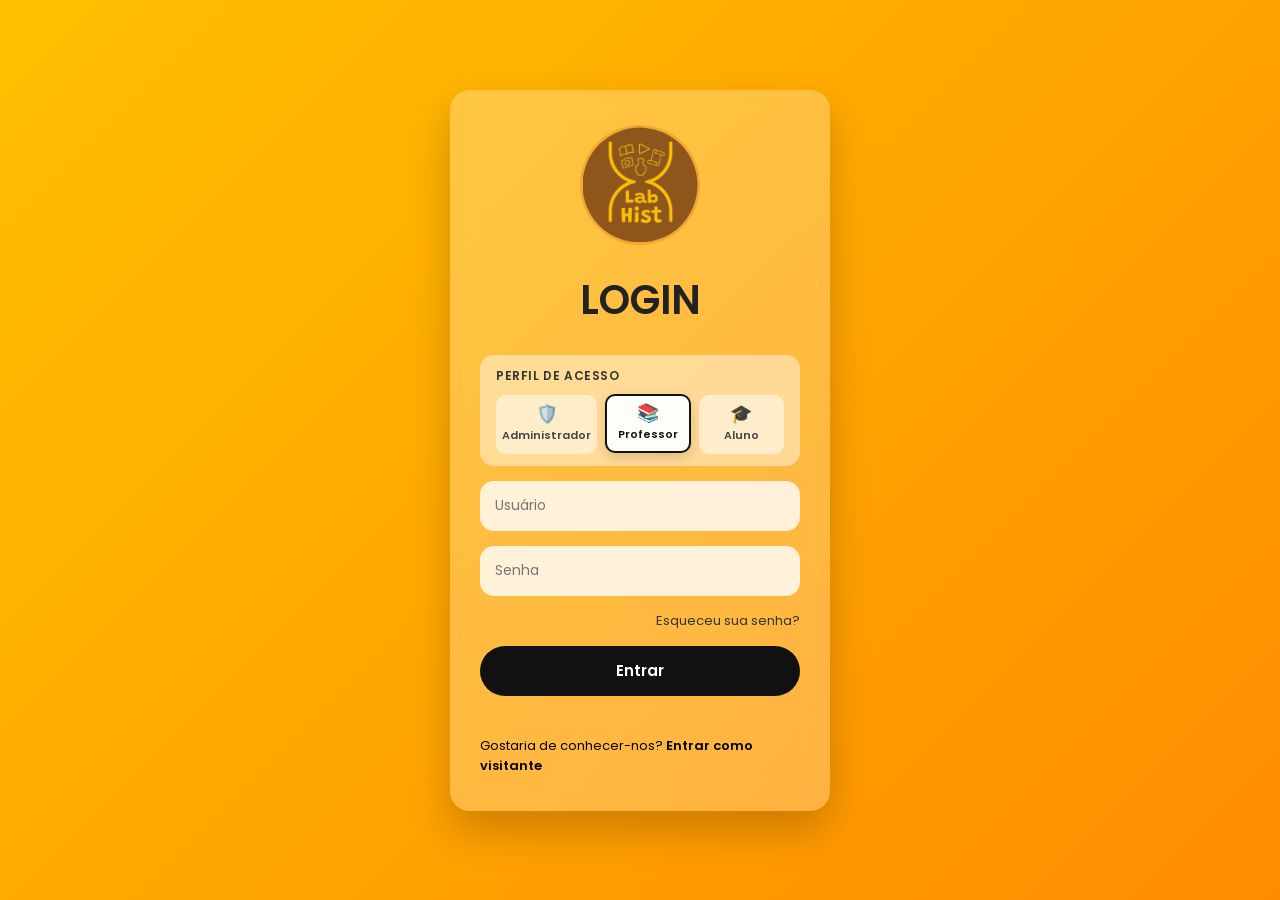
<file: Login/login.html>
<!DOCTYPE html>
<html lang="pt-br">
<head>
    <meta charset="UTF-8">
    <meta name="viewport" content="width=device-width, initial-scale=1.0">
    <title>LabHist</title>
    <link href="https://fonts.googleapis.com/css2?family=Poppins:wght@300;400;600&display=swap" rel="stylesheet">

    <link rel="stylesheet" href="login.css">
</head>
<body>
  <div class="container">
    <div class="card">
      <img src="../assets/logo.png" alt="LabHist" class="logo">
      <h1 class="login">LOGIN</h1>

      <!-- Seleção de perfil -->
      <div class="role-group">
        <p>Perfil de acesso</p>
        <div class="role-options">
          <div class="role-option">
            <input type="radio" name="perfil" id="administrador" value="administrador">
            <label for="administrador">
              <span class="icon">🛡️</span>
              Administrador
            </label>
          </div>
          <div class="role-option">
            <input type="radio" name="perfil" id="professor" value="professor" checked>
            <label for="professor">
              <span class="icon">📚</span>
              Professor
            </label>
          </div>
          <div class="role-option">
            <input type="radio" name="perfil" id="aluno" value="aluno">
            <label for="aluno">
              <span class="icon">🎓</span>
              Aluno
            </label>
          </div>
        </div>
      </div>

      <input type="text" placeholder="Usuário" id="usuario" required>
      <input type="password" placeholder="Senha" id="senha" required>

      <a href="#" class="forgot">Esqueceu sua senha?</a>

      <button class="confirm" id="botao">Entrar</button>
      <p id="para"></p>
      <p class="visitante"> Gostaria de conhecer-nos? <a href="#">Entrar como visitante</a></p>
    </div>
  </div>

  <script src="LoginValidation.js"></script>
</body>
</html>
</file>
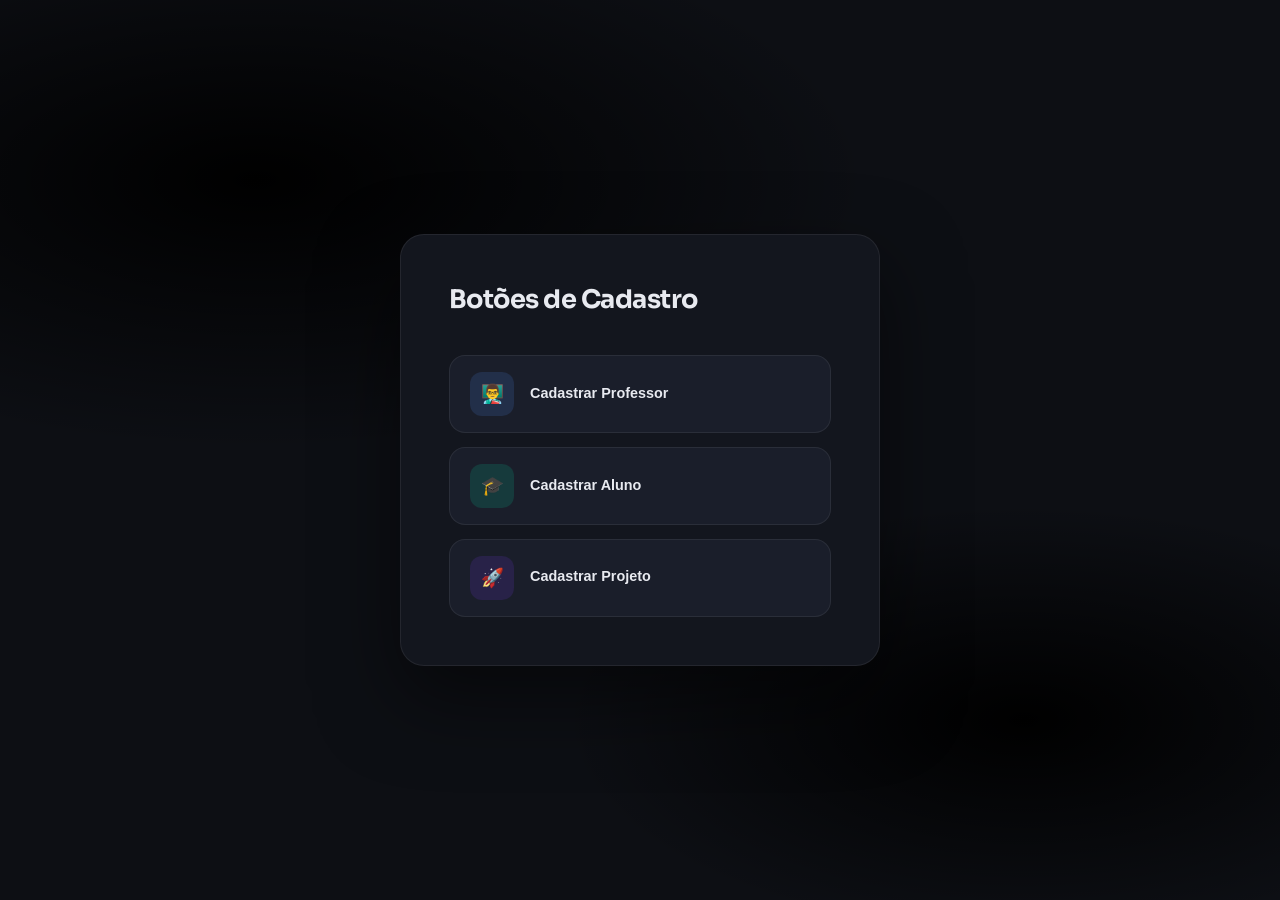
<file: menuCadastro/menu.html>
<!DOCTYPE html>
<html lang="pt-br">
<head>
    <meta charset="UTF-8">
    <meta name="viewport" content="width=device-width, initial-scale=1.0">
    <title>Sistema de Cadastro</title>
    <link href="https://fonts.googleapis.com/css2?family=Sora:wght@300;400;500;600;700&family=JetBrains+Mono:wght@400;500&display=swap" rel="stylesheet">

    <link rel="stylesheet" href="menu.css">
</head>
<body>

<div class="panel">
    <div class="panel-header">
        <h1 class="panel-title">Botões de Cadastro</h1>
    </div>

    <div class="btn-group">

        <!-- Botão Professor -->
        <button class="btn-card professor" onclick="openModal('modalProfessor')">
            <div class="btn-icon">👨‍🏫</div>
            <div class="btn-text">
                <strong>Cadastrar Professor</strong>
            </div>
        </button>

        <!-- Botão Aluno -->
        <button class="btn-card aluno" onclick="openModal('modalAluno')">
            <div class="btn-icon">🎓</div>
            <div class="btn-text">
                <strong>Cadastrar Aluno</strong>
            </div>
        </button>

        <!-- Botão Projeto -->
        <button class="btn-card projeto" onclick="openModal('modalProjeto')">
            <div class="btn-icon">🚀</div>
            <div class="btn-text">
                <strong>Cadastrar Projeto</strong>
            </div>
        </button>

    </div>
</div>


<!-- ===== MODAL PROFESSOR ===== -->
<div class="modal-overlay" id="modalProfessor" onclick="closeOnBackdrop(event, 'modalProfessor')">
    <div class="modal-box">
        <div class="modal-accent-bar blue"></div>
        <div class="modal-head">
            <div class="modal-head-left">
                <div class="modal-head-icon" style="background:rgba(79,142,247,0.15); color:#4f8ef7; cursor: pointer;">👨‍🏫</div>
                <div class="modal-head-info">
                    <div class="modal-head-label" style="color: yellow;">cadastro de</div>
                    <div class="modal-head-title">Novo Professor</div>
                </div>
            </div>
            <button class="modal-close" onclick="closeModal('modalProfessor')">✕</button>
        </div>
        <div class="modal-divider"></div>
        <div class="modal-body-custom">
            <div class="form-section">
                <label class="form-label">Nome Completo</label>
                <input class="form-input" type="text" placeholder="Digite o nome">
            </div>
            <div class="form-section">
                <label class="form-label">Matrícula</label>
                <input class="form-input" type="text" placeholder="Digite a matricula">
            </div>
            <div class="form-section">
                <label class="form-label">E-mail institucional</label>
                <input class="form-input" type="email" placeholder="professor@academico.ifs.edu.br">
            </div>
            <div class="form-section">
                <label class="form-label">Telefone</label>
                <input class="form-input" type="text" placeholder="(79) 99999-0000">
            </div>
        </div>
        <div class="modal-foot">
            <button class="btn-ghost" onclick="clearModal('modalProfessor')">Limpar</button>
            <button class="btn-submit blue">Cadastrar Professor</button>
        </div>
    </div>
</div>


<!-- ===== MODAL ALUNO ===== -->
<div class="modal-overlay" id="modalAluno" onclick="closeOnBackdrop(event, 'modalAluno')">
    <div class="modal-box">
        <div class="modal-accent-bar green"></div>
        <div class="modal-head">
            <div class="modal-head-left">
                <div class="modal-head-icon" style="background:rgba(6,214,160,0.15); color:#06d6a0; cursor: pointer;">🎓</div>
                <div class="modal-head-info">
                    <div class="modal-head-label" style="color: yellow;">cadastro de</div>
                    <div class="modal-head-title">Novo Aluno</div>
                </div>
            </div>
            <button class="modal-close" onclick="closeModal('modalAluno')">✕</button>
        </div>
        <div class="modal-divider"></div>
        <div class="modal-body-custom">
            <div class="form-section">
                <label class="form-label">Nome Completo</label>
                <input class="form-input green" type="text" placeholder="Digite o nome completo">
            </div>
            <div class="form-section">
                <label class="form-label">Matrícula</label>
                <input class="form-input green" type="text" placeholder="Digite a matricula">
            </div>
            <div class="form-section">
                <label class="form-label">Curso</label>
                <div class="radio-group">
                    <label class="radio-option green"><input type="radio" name="curso"> <span class="radio-dot"></span> Integrado em Programação de Jogos Digitais</label>
                    <label class="radio-option green"><input type="radio" name="curso"> <span class="radio-dot"></span> Integrado em Energias Renováveis</label>
                    <label class="radio-option green"><input type="radio" name="curso"> <span class="radio-dot"></span> Integrado em Edificações</label>
                    <label class="radio-option green"><input type="radio" name="curso"> <span class="radio-dot"></span> Integrado em Eletrotécnica</label>
                </div>
            </div>
            <div class="form-section">
                <label class="form-label">Turma</label>
                <div class="radio-row">
                    <label class="radio-option green"><input type="radio" name="turma"> <span class="radio-dot"></span> 1° Ano</label>
                    <label class="radio-option green"><input type="radio" name="turma"> <span class="radio-dot"></span> 2° Ano</label>
                    <label class="radio-option green"><input type="radio" name="turma"> <span class="radio-dot"></span> 3° Ano</label>
                </div>
            </div>
            <div class="form-section">
                <label class="form-label">E-mail</label>
                <input class="form-input green" type="email" placeholder="aluno@academico.ifs.edu.br">
            </div>
            <div class="form-section">
                <label class="form-label">Telefone</label>
                <input class="form-input green" type="text" placeholder="(79) 99999-0000">
            </div>
        </div>
        <div class="modal-foot">
            <button class="btn-ghost" onclick="clearModal('modalAluno')">Limpar</button>
            <button class="btn-submit green">Cadastrar Aluno</button>
        </div>
    </div>
</div>


<!-- ===== MODAL PROJETO ===== -->
<div class="modal-overlay" id="modalProjeto" onclick="closeOnBackdrop(event, 'modalProjeto')">
    <div class="modal-box">
        <div class="modal-accent-bar purple"></div>
        <div class="modal-head">
            <div class="modal-head-left">
                <div class="modal-head-icon" style="background:rgba(124,58,237,0.15); color:#a78bfa; cursor: pointer;">🚀</div>
                <div class="modal-head-info">
                    <div class="modal-head-label" style="color:yellow;">cadastro de</div>
                    <div class="modal-head-title;">Novo Projeto</div>
                </div>
            </div>
            <button class="modal-close" onclick="closeModal('modalProjeto')">✕</button>
        </div>
        <div class="modal-divider"></div>
        <div class="modal-body-custom">
            <div class="form-section">
                <label class="form-label">Nome do Projeto</label>
                <input class="form-input purple" type="text" placeholder="Digite o nome do Projeto">
            </div>
            <div class="form-section">
                <label class="form-label">Descrição</label>
                <textarea class="form-input purple" rows="3" placeholder="Descreva brevemente o projeto..." style="resize:vertical; line-height:1.6;"></textarea>
            </div>
            <div class="form-section">
                <label class="form-label">Objetivo Principal</label>
                <textarea class="form-input purple" rows="2" placeholder="Qual é o objetivo central do projeto?" style="resize:vertical; line-height:1.6;"></textarea>
            </div>
        </div>
        <div class="modal-foot">
            <button class="btn-ghost" onclick="clearModal('modalProjeto')">Limpar</button>
            <button class="btn-submit purple">Cadastrar Projeto</button>
        </div>
    </div>
</div>



</body>
<script src="cadastro.js"></script>
</html>
</file>
<file: Login/login.css>
* {
            margin: 0;
            padding: 0;
            box-sizing: border-box;
            font-family: 'Poppins', sans-serif;
        }

        body {
            min-height: 100vh;
            background: linear-gradient(135deg, #FFC000, #FF8C00);
            display: flex;
            justify-content: center;
            align-items: center;
        }

        .container {
            width: 100%;
            display: flex;
            justify-content: center;
            padding: 20px;
        }

        .card {
            width: 100%;
            max-width: 380px;
            padding: 35px 30px;
            background: rgba(255, 255, 255, 0.25);
            backdrop-filter: blur(12px);
            border-radius: 20px;
            box-shadow: 0 20px 40px rgba(0,0,0,0.2);
            display: flex;
            flex-direction: column;
            align-items: center;
            gap: 15px;
        }

        .logo {
            width: 120px;
            padding: 2.5px;
            background: rgba(206, 104, 9, 0.288);
            border-radius: 50%;
            margin-bottom: 10px;
        }

        .login {
            font-size: 2.5rem;
            font-weight: 600;
            color: #222;
            margin-bottom: 10px;
        }

        input[type="text"],
        input[type="password"] {
            width: 100%;
            height: 50px;
            border-radius: 14px;
            border: none;
            padding: 0 15px;
            background: rgba(255,255,255,0.8);
            font-size: 14px;
        }

        input[type="text"]:focus,
        input[type="password"]:focus {
            outline: none;
            box-shadow: 0 0 0 2px #00000030;
        }

        /* Radio group */
        .role-group {
            width: 100%;
            background: rgba(255, 255, 255, 0.45);
            border-radius: 14px;
            padding: 12px 16px;
            display: flex;
            flex-direction: column;
            gap: 8px;
        }

        .role-group p {
            font-size: 12px;
            font-weight: 600;
            color: #333;
            text-transform: uppercase;
            letter-spacing: 0.05em;
            margin-bottom: 2px;
        }

        .role-options {
            display: flex;
            justify-content: space-between;
            gap: 8px;
        }

        .role-option {
            flex: 1;
            position: relative;
        }

        .role-option input[type="radio"] {
            position: absolute;
            opacity: 0;
            width: 0;
            height: 0;
        }

        .role-option label {
            display: flex;
            flex-direction: column;
            align-items: center;
            justify-content: center;
            gap: 4px;
            padding: 8px 4px;
            border-radius: 10px;
            background: rgba(255, 255, 255, 0.5);
            border: 2px solid transparent;
            cursor: pointer;
            transition: all 0.2s ease;
            font-size: 11px;
            font-weight: 600;
            color: #444;
            text-align: center;
        }

        .role-option label .icon {
            font-size: 18px;
            line-height: 1;
        }

        .role-option input[type="radio"]:checked + label {
            background: rgba(255, 255, 255, 0.95);
            border-color: #111;
            color: #111;
            box-shadow: 0 4px 12px rgba(0,0,0,0.15);
            transform: translateY(-1px);
        }

        .role-option label:hover {
            background: rgba(255,255,255,0.75);
            transform: translateY(-1px);
        }

        .forgot {
            font-size: 13px;
            color: #333;
            text-decoration: none;
            align-self: flex-end;
        }

        .forgot:hover {
            text-decoration: underline;
        }

        .confirm {
            width: 100%;
            height: 50px;
            border-radius: 30px;
            border: none;
            background: #111;
            color: #fff;
            font-size: 15px;
            font-weight: 600;
            cursor: pointer;
            transition: 0.3s;
        }

        .confirm:hover {
            transform: translateY(-2px);
            box-shadow: 0 10px 20px rgba(0,0,0,0.25);
        }

        .visitante {
            font-size: 13px;
            margin-top: 10px;
        }

        .visitante a {
            color: #000;
            font-weight: 600;
            text-decoration: none;
        }

        .visitante a:hover {
            text-decoration: underline;
        }

        #para {
            font-size: 13px;
            color: #333;
        }
</file>
<file: menuCadastro/menu.css>
*, *::before, *::after {
            box-sizing: border-box;
            margin: 0;
            padding: 0;
        }

        :root {
            --bg: #0d0f14;
            --surface: #13161e;
            --surface2: #1a1e2a;
            --border: rgba(255,255,255,0.07);
            --border-hover: rgba(255,255,255,0.15);
            --text: #e8eaf0;
            --text-muted: #7a7f94;
            --accent: #4f8ef7;
            --accent2: #7c3aed;
            --accent3: #06d6a0;
            --danger: #ef4444;
            --glow: rgba(79,142,247,0.25);
            --radius: 16px;
            --radius-sm: 10px;
        }

        body {
            font-family: 'Sora', sans-serif;
            background: var(--bg);
            color: var(--text);
            min-height: 100vh;
            display: flex;
            align-items: center;
            justify-content: center;
            padding: 2rem;
            background-image:
                radial-gradient(ellipse 80% 50% at 20% 20%, black 0%, transparent 60%),
                radial-gradient(ellipse 60% 40% at 80% 80%, black 0%, transparent 60%);
        }

        .panel {
            background: var(--surface);
            border: 1px solid var(--border);
            border-radius: 24px;
            padding: 3rem;
            width: 100%;
            max-width: 480px;
            box-shadow: 0 32px 80px rgba(0,0,0,0.5);
        }

        .panel-header {
            margin-bottom: 2.5rem;
        }

        .panel-label {
            font-family: 'JetBrains Mono', monospace;
            font-size: 0.7rem;
            font-weight: 500;
            letter-spacing: 0.15em;
            text-transform: uppercase;
            color: var(--accent);
            margin-bottom: 0.5rem;
        }

        .panel-title {
            font-size: 1.6rem;
            font-weight: 700;
            color: var(--text);
            letter-spacing: -0.02em;
        }

        .panel-subtitle {
            font-size: 0.85rem;
            color: var(--text-muted);
            margin-top: 0.4rem;
            line-height: 1.5;
        }

        .btn-group {
            display: flex;
            flex-direction: column;
            gap: 0.85rem;
        }

        /* BOTÕES PRINCIPAIS */
        .btn-card {
            display: flex;
            align-items: center;
            gap: 1rem;
            padding: 1rem 1.25rem;
            border-radius: var(--radius);
            border: 1px solid var(--border);
            background: var(--surface2);
            cursor: pointer;
            transition: all 0.25s cubic-bezier(0.4, 0, 0.2, 1);
            text-align: left;
            width: 100%;
            position: relative;
            overflow: hidden;
        }

        .btn-card::before {
            content: '';
            position: absolute;
            inset: 0;
            background: linear-gradient(135deg, rgba(255,255,255,0.04) 0%, transparent 60%);
            opacity: 0;
            transition: opacity 0.25s ease;
        }

        .btn-card:hover {
            border-color: var(--border-hover);
            transform: translateY(-2px);
            box-shadow: 0 12px 40px rgba(0,0,0,0.3), 0 0 0 1px var(--border-hover);
        }

        .btn-card:hover::before { opacity: 1; }

        .btn-card:active {
            transform: translateY(0px) scale(0.99);
        }

        .btn-card.professor:hover { box-shadow: 0 0.5px 5px rgba(158, 249, 2, 0.88), 0 0 0 1px rgba(213, 213, 7, 0.3); }
        .btn-card.aluno:hover { box-shadow: 0 0.5px 5px rgba(158, 249, 2, 0.88), 0 0 0 1px rgba(213, 213, 7, 0.3); }
        .btn-card.projeto:hover { box-shadow: 0 0.5px 5px rgba(158, 249, 2, 0.88), 0 0 0 1px rgba(213, 213, 7, 0.3); }

        .btn-icon {
            width: 44px;
            height: 44px;
            border-radius: 12px;
            display: flex;
            align-items: center;
            justify-content: center;
            flex-shrink: 0;
            font-size: 1.15rem;
        }

        .professor .btn-icon { background: rgba(79,142,247,0.15); color: #4f8ef7; }
        .aluno    .btn-icon  { background: rgba(6,214,160,0.15);  color: #06d6a0; }
        .projeto  .btn-icon  { background: rgba(124,58,237,0.15); color: #a78bfa; }

        .btn-text { flex: 1; }
        .btn-text strong {
            display: block;
            font-size: 0.9rem;
            font-weight: 600;
            color: var(--text);
            margin-bottom: 0.15rem;
        }
        .btn-text span {
            font-size: 0.75rem;
            color: var(--text-muted);
        }

        .btn-arrow {
            color: var(--text-muted);
            font-size: 0.9rem;
            transition: transform 0.2s ease, color 0.2s ease;
        }
        .btn-card:hover .btn-arrow { transform: translateX(4px); color: var(--text); }


        /* ====== MODAL ====== */
        .modal-overlay {
            position: fixed;
            inset: 0;
            background: rgba(0,0,0,0.7);
            backdrop-filter: blur(8px);
            -webkit-backdrop-filter: blur(8px);
            display: flex;
            align-items: center;
            justify-content: center;
            padding: 1rem;
            z-index: 1000;
            opacity: 0;
            visibility: hidden;
            transition: opacity 0.3s ease, visibility 0.3s ease;
        }

        .modal-overlay.active {
            opacity: 1;
            visibility: visible;
        }

        .modal-box {
            background: var(--surface);
            border: 1px solid var(--border);
            border-radius: 24px;
            width: 100%;
            max-width: 480px;
            max-height: 90vh;
            overflow-y: auto;
            box-shadow: 0 40px 100px rgba(0,0,0,0.6);
            transform: translateY(24px) scale(0.97);
            transition: transform 0.35s cubic-bezier(0.4, 0, 0.2, 1), opacity 0.35s ease;
            opacity: 0;
        }

        .modal-overlay.active .modal-box {
            transform: translateY(0) scale(1);
            opacity: 1;
        }

        .modal-box::-webkit-scrollbar { width: 6px; }
        .modal-box::-webkit-scrollbar-track { background: transparent; }
        .modal-box::-webkit-scrollbar-thumb { background: var(--border); border-radius: 3px; }

        .modal-head {
            padding: 1.75rem 1.75rem 0;
            display: flex;
            align-items: flex-start;
            justify-content: space-between;
            gap: 1rem;
        }

        .modal-head-left { display: flex; align-items: center; gap: 1rem; }

        .modal-head-icon {
            width: 48px;
            height: 48px;
            border-radius: 14px;
            display: flex;
            align-items: center;
            justify-content: center;
            font-size: 1.25rem;
            flex-shrink: 0;
        }

        .modal-head-label {
            font-family: 'JetBrains Mono', monospace;
            font-size: 0.65rem;
            letter-spacing: 0.12em;
            text-transform: uppercase;
            margin-bottom: 0.2rem;
        }
        .modal-head-title {
            font-size: 1.15rem;
            font-weight: 700;
            letter-spacing: -0.02em;
        }

        .modal-close {
            background: var(--surface2);
            border: 1px solid var(--border);
            color: var(--text-muted);
            width: 36px;
            height: 36px;
            border-radius: 10px;
            cursor: pointer;
            display: flex;
            align-items: center;
            justify-content: center;
            font-size: 1rem;
            transition: all 0.2s ease;
            flex-shrink: 0;
        }
        .modal-close:hover { background: rgba(239,68,68,0.15); border-color: rgba(239,68,68,0.3); color: #ef4444; }

        .modal-divider {
            height: 1px;
            background: var(--border);
            margin: 1.5rem 1.75rem;
        }

        .modal-body-custom { padding: 0 1.75rem; }

        /* Seções */
        .form-section {
            margin-bottom: 1.25rem;
        }

        .form-label {
            display: block;
            font-size: 0.78rem;
            font-weight: 500;
            color: var(--text-muted);
            margin-bottom: 0.5rem;
            letter-spacing: 0.01em;
        }

        .form-input {
            width: 100%;
            background: var(--surface2);
            border: 1px solid var(--border);
            border-radius: var(--radius-sm);
            padding: 0.7rem 1rem;
            color: var(--text);
            font-family: 'Sora', sans-serif;
            font-size: 0.875rem;
            outline: none;
            transition: all 0.2s ease;
        }

        .form-input::placeholder { color: var(--text-muted); opacity: 0.6; }
        .form-input:focus {
            border-color: var(--accent);
            box-shadow: 0 0 0 3px rgba(79,142,247,0.12);
            background: var(--surface);
        }

        .form-input.green:focus {
            border-color: #06d6a0;
            box-shadow: 0 0 0 3px rgba(6,214,160,0.12);
        }

        .form-input.purple:focus {
            border-color: #a78bfa;
            box-shadow: 0 0 0 3px rgba(124,58,237,0.12);
        }

        /* Radio groups */
        .radio-group { display: flex; flex-direction: column; gap: 0.5rem; }
        .radio-row { display: flex; gap: 0.5rem; }

        .radio-option {
            display: flex;
            align-items: center;
            gap: 0.6rem;
            padding: 0.6rem 0.85rem;
            border-radius: 8px;
            border: 1px solid var(--border);
            background: var(--surface2);
            cursor: pointer;
            transition: all 0.2s ease;
            font-size: 0.8rem;
            color: var(--text-muted);
            flex: 1;
        }

        .radio-option input[type="radio"] { display: none; }

        .radio-option .radio-dot {
            width: 16px;
            height: 16px;
            border-radius: 50%;
            border: 2px solid var(--border-hover);
            flex-shrink: 0;
            display: flex;
            align-items: center;
            justify-content: center;
            transition: all 0.2s ease;
        }

        .radio-option:has(input:checked) {
            border-color: rgba(79,142,247,0.4);
            background: rgba(79,142,247,0.08);
            color: var(--text);
        }

        .radio-option.green:has(input:checked) {
            border-color: rgba(6,214,160,0.4);
            background: rgba(6,214,160,0.08);
        }

        .radio-option:has(input:checked) .radio-dot {
            border-color: var(--accent);
            background: var(--accent);
            box-shadow: 0 0 0 3px rgba(79,142,247,0.2);
        }

        .radio-option.green:has(input:checked) .radio-dot {
            border-color: #06d6a0;
            background: #06d6a0;
            box-shadow: 0 0 0 3px rgba(6,214,160,0.2);
        }

        /* Footer do modal */
        .modal-foot {
            padding: 1.5rem 1.75rem;
            display: flex;
            gap: 0.75rem;
            justify-content: flex-end;
            border-top: 1px solid var(--border);
            margin-top: 1.75rem;
        }

        .btn-ghost {
            padding: 0.65rem 1.25rem;
            border-radius: var(--radius-sm);
            border: 1px solid var(--border);
            background: white;
            color: black;
            font-family: 'Sora', sans-serif;
            font-size: 0.85rem;
            font-weight: 500;
            cursor: pointer;
            transition: all 0.2s ease;
        }
        .btn-ghost:hover { background: red; color: white; border-color: var(--border-hover); }

        .btn-submit {
            padding: 0.65rem 1.5rem;
            border-radius: var(--radius-sm);
            border: none;
            font-family: 'Sora', sans-serif;
            font-size: 0.85rem;
            font-weight: 600;
            cursor: pointer;
            transition: all 0.25s cubic-bezier(0.4,0,0.2,1);
            position: relative;
            overflow: hidden;
            color: #fff;
        }

        .btn-submit::after {
            content: '';
            position: absolute;
            inset: 0;
            background: rgba(255,255,255,0.1);
            opacity: 0;
            transition: opacity 0.2s ease;
        }

        .btn-submit:hover::after { opacity: 1; }

        .btn-submit:hover { transform: translateY(-1px); box-shadow: 0 8px 24px rgba(0,0,0,0.3); }
        .btn-submit:active { transform: scale(0.98); }

        .btn-submit.blue   { background: linear-gradient(135deg, #e2f208e2, #949c02); box-shadow: 0 4px 16px rgba(243, 243, 243, 0.1); }
        .btn-submit.green  { background: linear-gradient(135deg, #e2f208e2, #949c02); box-shadow: 0 4px 16px rgba(255, 255, 255, 0.1); }
        .btn-submit.purple { background: linear-gradient(135deg, #e2f208e2, #949c02); box-shadow: 0 4px 16px rgba(255, 255, 255, 0.1); }

        .btn-submit.blue:hover   { box-shadow: 0 2px 5px rgba(255, 255, 255, 0.30); }
        .btn-submit.green:hover  { box-shadow: 0 2px 5px rgba(255, 255, 255, 0.30); }
        .btn-submit.purple:hover { box-shadow: 0 2px 5px rgba(255, 255, 255, 0.30); }

        /* Acento de cor no topo do modal */
        .modal-accent-bar {
            height: 3px;
            border-radius: 24px 24px 0 0;
        }
        .modal-accent-bar.blue   { background: linear-gradient(90deg, hsl(62, 97%, 47%), #f1ce08); }
        .modal-accent-bar.green  { background: linear-gradient(90deg, #fbd206, #eecb02); }
        .modal-accent-bar.purple { background:
            linear-gradient(90deg, #fbd206, #eecb02); }
</file>
